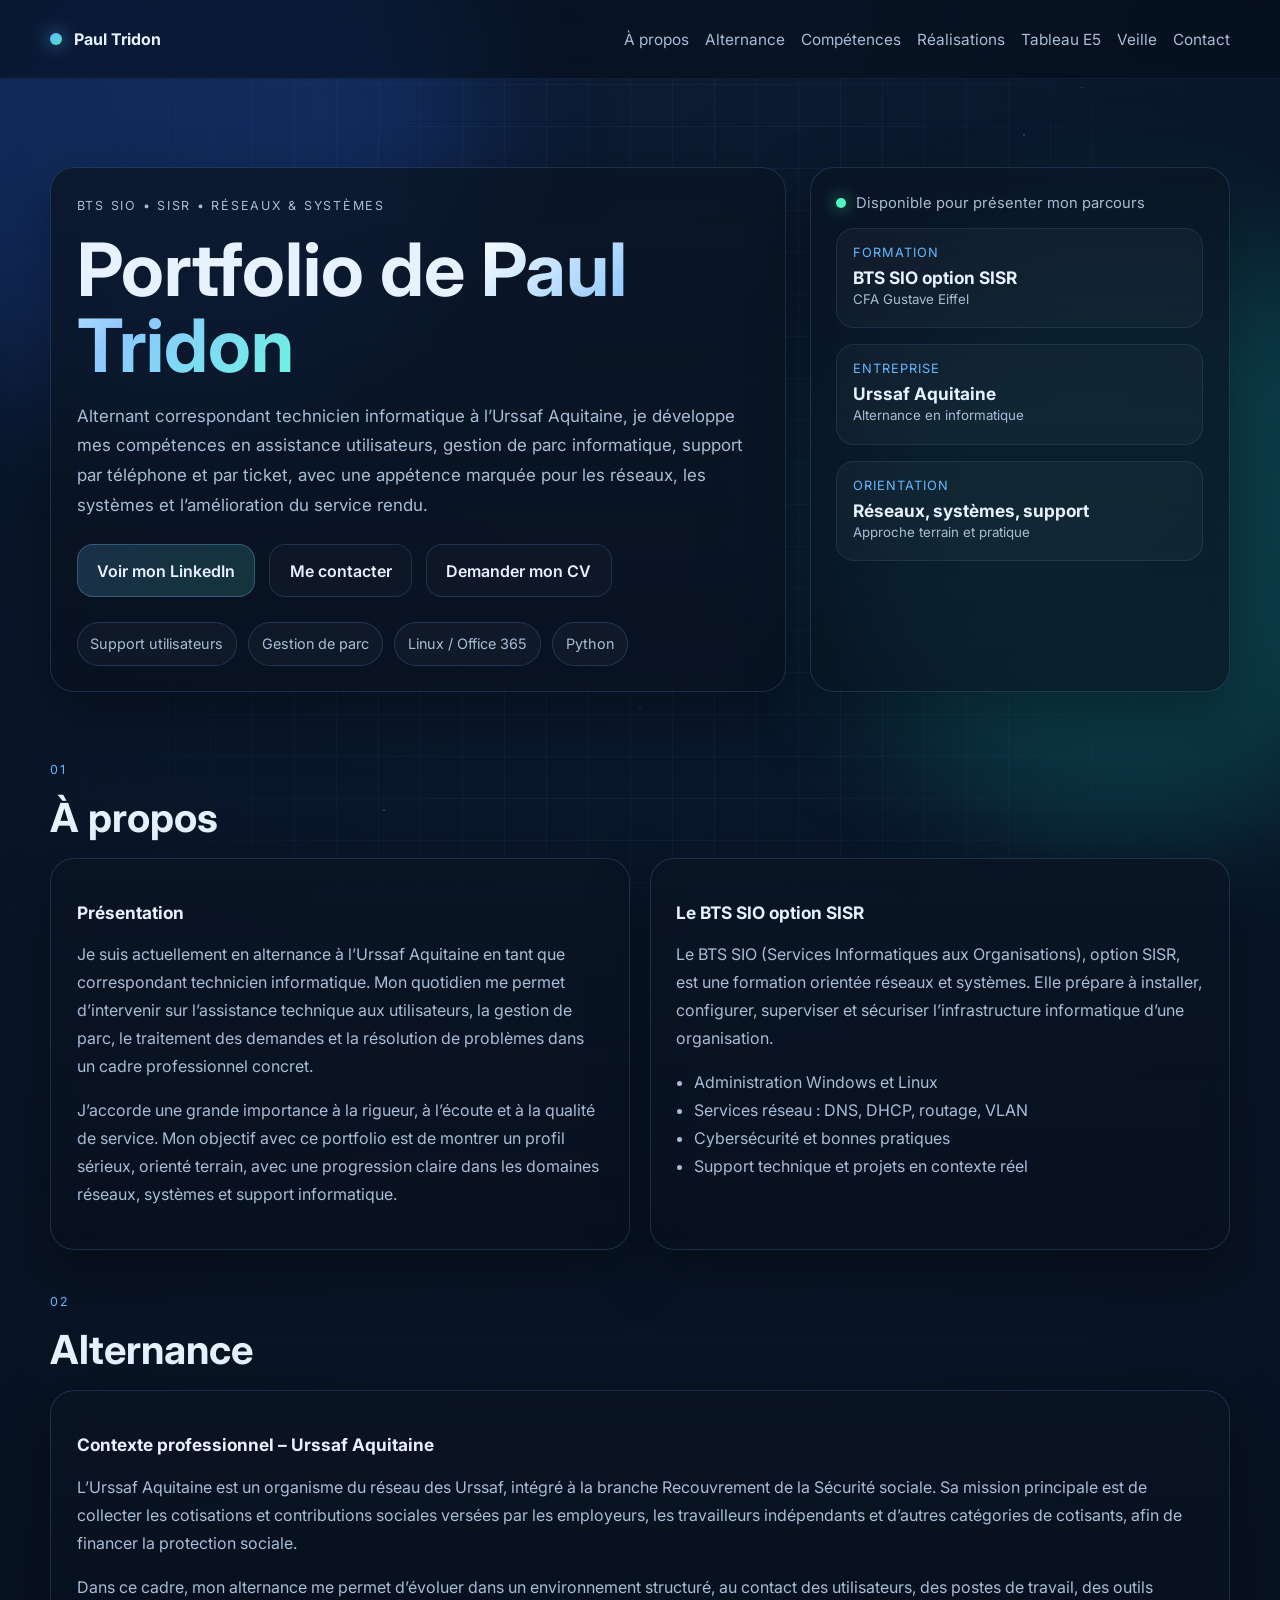
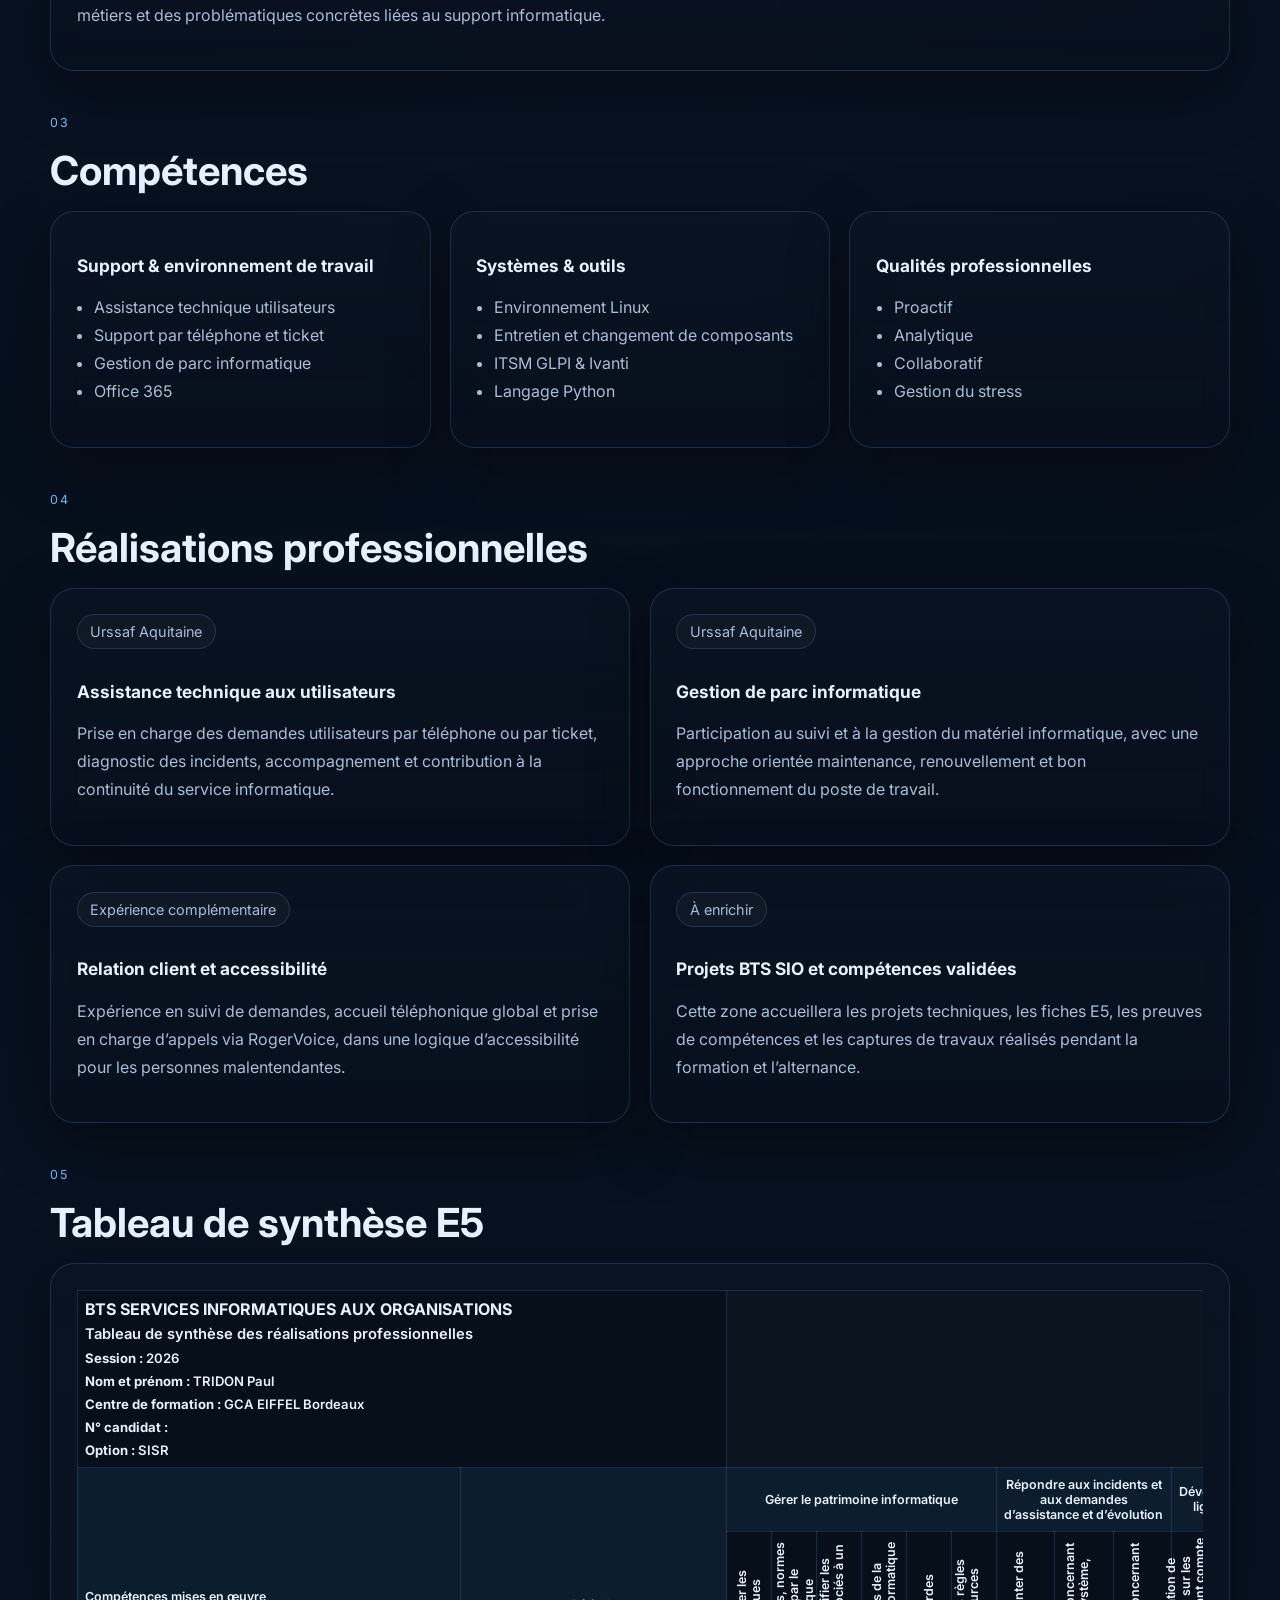
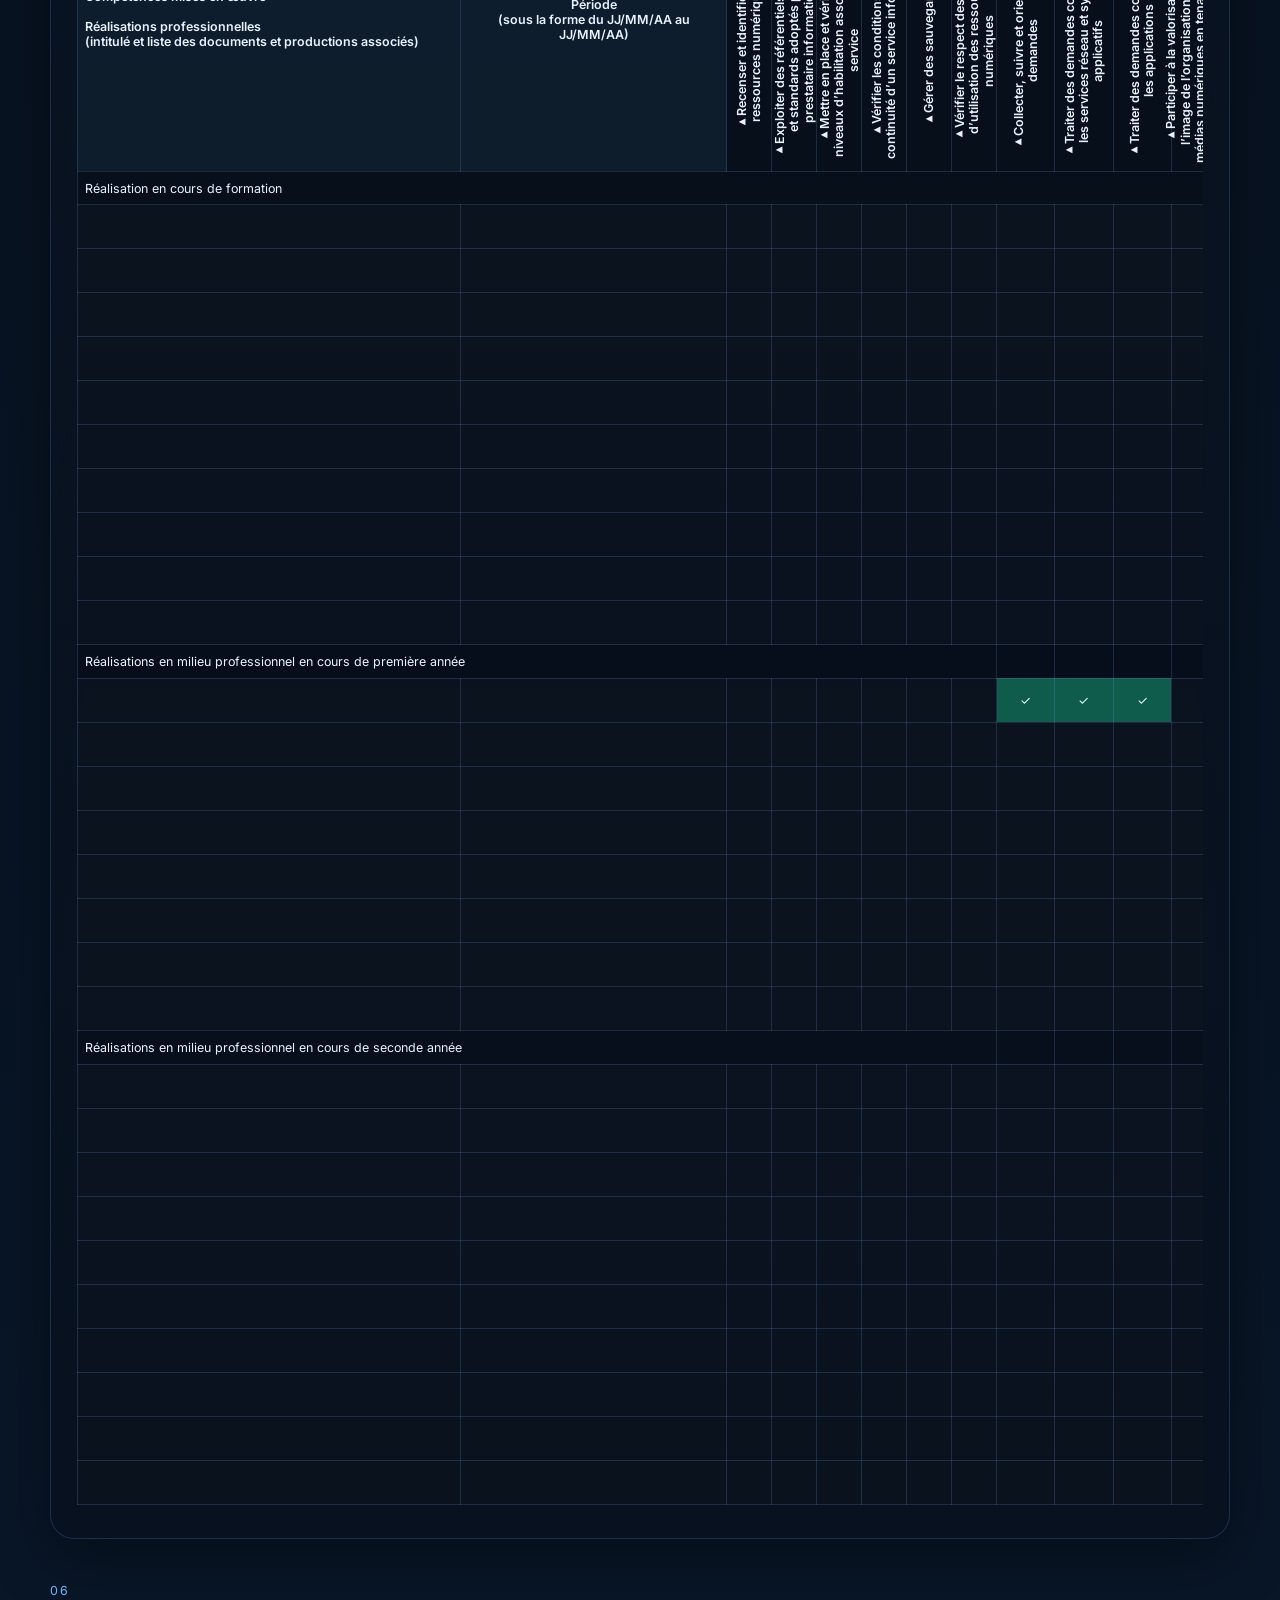
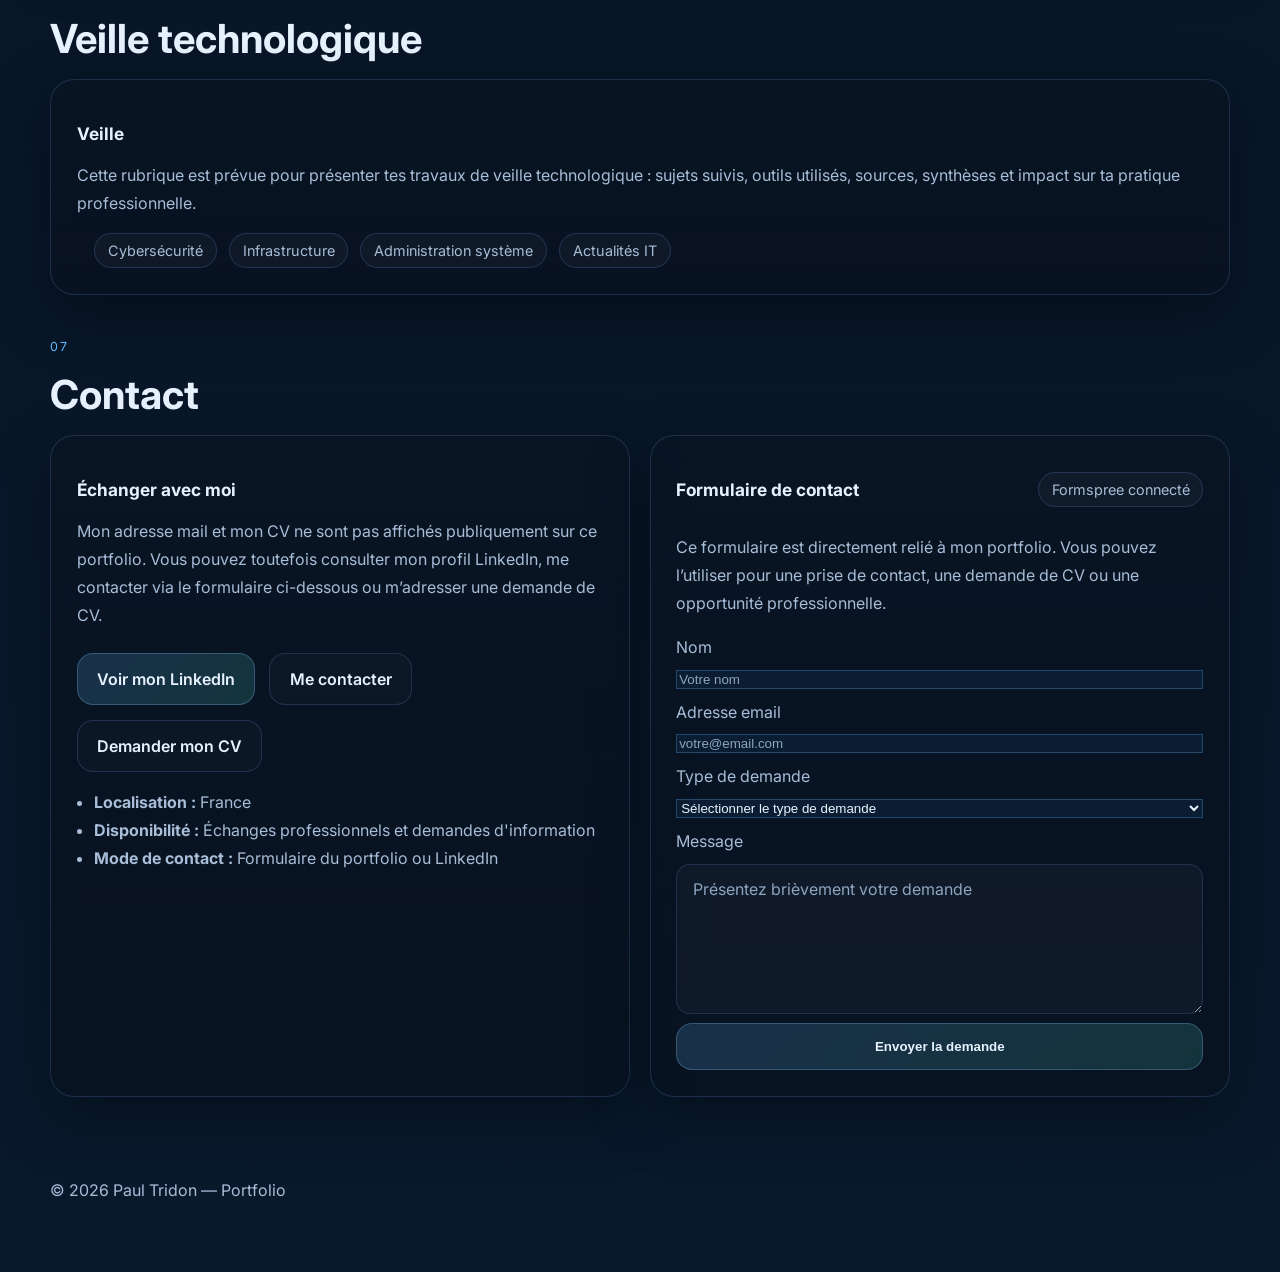
<file: index.html>
<!DOCTYPE html>
<html lang="fr">
<head>
  <meta charset="UTF-8" />
  <meta name="viewport" content="width=device-width, initial-scale=1.0" />
  <meta name="description" content="Portfolio de Paul Tridon - BTS SIO SISR, alternant technicien informatique à l'Urssaf Aquitaine." />
  <title>Portfolio | Paul Tridon</title>
  <link rel="preconnect" href="https://fonts.googleapis.com">
  <link rel="preconnect" href="https://fonts.gstatic.com" crossorigin>
  <link href="https://fonts.googleapis.com/css2?family=Inter:wght@300;400;500;600;700;800&display=swap" rel="stylesheet">
  <link rel="stylesheet" href="style.css" />
</head>
<body>
  <div class="background-grid"></div>

<svg class="energy-layer" id="energyLayer" aria-hidden="true">
  <defs>
    <filter id="energyGlow" x="-50%" y="-50%" width="200%" height="200%">
      <feGaussianBlur stdDeviation="3" result="blur"></feGaussianBlur>
      <feMerge>
        <feMergeNode in="blur"></feMergeNode>
        <feMergeNode in="SourceGraphic"></feMergeNode>
      </feMerge>
    </filter>
  </defs>
  <g id="energyGroup"></g>
</svg>
  <div class="background-glow glow-1"></div>
  <div class="background-glow glow-2"></div>
  <div class="particles" aria-hidden="true"></div>

  <header class="site-header">
    <div class="container nav-wrap">
      <a href="#accueil" class="brand">
        <span class="brand-dot"></span>
        <span>Paul Tridon</span>
      </a>
      <nav class="nav">
        <a href="#a-propos">À propos</a>
        <a href="#alternance">Alternance</a>
        <a href="#competences">Compétences</a>
        <a href="#realisations">Réalisations</a>
        <a href="#tableau-e5">Tableau E5</a>
        <a href="#veille">Veille</a>
        <a href="#contact">Contact</a>
      </nav>
      <button class="menu-button" aria-label="Ouvrir le menu">☰</button>
    </div>
  </header>

  <main>
    <section id="accueil" class="hero container reveal visible">
      <div class="hero-copy card glass">
        <p class="eyebrow">BTS SIO • SISR • Réseaux & systèmes</p>
        <h1>Portfolio de
        <span>Paul Tridon</span></h1>
        <p class="lead">
          Alternant correspondant technicien informatique à l’Urssaf Aquitaine, je développe mes compétences
          en assistance utilisateurs, gestion de parc informatique, support par téléphone et par ticket,
          avec une appétence marquée pour les réseaux, les systèmes et l’amélioration du service rendu.
        </p>
        <div class="hero-actions">
          <a class="button primary" href="https://www.linkedin.com/in/paultridon97/" target="_blank" rel="noopener noreferrer">Voir mon LinkedIn</a>
          <a class="button secondary contact-trigger" href="#formulaire-contact" data-request="Prise de contact">Me contacter</a>
          <a class="button secondary contact-trigger" href="#formulaire-contact" data-request="Demande de CV">Demander mon CV</a>
        </div>
        <ul class="hero-badges">
          <li>Support utilisateurs</li>
          <li>Gestion de parc</li>
          <li>Linux / Office 365</li>
          <li>Python</li>
        </ul>
      </div>

      <aside class="hero-panel card glass reveal visible delay-1">
        <div class="panel-top">
          <span class="status"></span>
          <span>Disponible pour présenter mon parcours</span>
        </div>
        <div class="panel-item">
          <span class="panel-label">Formation</span>
          <strong>BTS SIO option SISR</strong>
          <small>CFA Gustave Eiffel</small>
        </div>
        <div class="panel-item">
          <span class="panel-label">Entreprise</span>
          <strong>Urssaf Aquitaine</strong>
          <small>Alternance en informatique</small>
        </div>
        <div class="panel-item">
          <span class="panel-label">Orientation</span>
          <strong>Réseaux, systèmes, support</strong>
          <small>Approche terrain et pratique</small>
        </div>
      </aside>
    </section>

    <section id="a-propos" class="container section reveal">
      <div class="section-heading">
        <p class="eyebrow">01</p>
        <h2>À propos</h2>
      </div>
      <div class="grid two-columns">
        <article class="card glass">
          <h3>Présentation</h3>
          <p>
            Je suis actuellement en alternance à l’Urssaf Aquitaine en tant que correspondant technicien informatique.
            Mon quotidien me permet d’intervenir sur l’assistance technique aux utilisateurs, la gestion de parc,
            le traitement des demandes et la résolution de problèmes dans un cadre professionnel concret.
          </p>
          <p>
            J’accorde une grande importance à la rigueur, à l’écoute et à la qualité de service. Mon objectif avec ce portfolio
            est de montrer un profil sérieux, orienté terrain, avec une progression claire dans les domaines réseaux, systèmes
            et support informatique.
          </p>
        </article>

        <article class="card glass">
          <h3>Le BTS SIO option SISR</h3>
          <p>
            Le BTS SIO (Services Informatiques aux Organisations), option SISR, est une formation orientée réseaux et systèmes.
            Elle prépare à installer, configurer, superviser et sécuriser l’infrastructure informatique d’une organisation.
          </p>
          <ul class="check-list">
            <li>Administration Windows et Linux</li>
            <li>Services réseau : DNS, DHCP, routage, VLAN</li>
            <li>Cybersécurité et bonnes pratiques</li>
            <li>Support technique et projets en contexte réel</li>
          </ul>
        </article>
      </div>
    </section>

    <section id="alternance" class="container section reveal">
      <div class="section-heading">
        <p class="eyebrow">02</p>
        <h2>Alternance</h2>
      </div>
      <article class="card glass long-text">
        <h3>Contexte professionnel – Urssaf Aquitaine</h3>
        <p>
          L’Urssaf Aquitaine est un organisme du réseau des Urssaf, intégré à la branche Recouvrement de la Sécurité sociale.
          Sa mission principale est de collecter les cotisations et contributions sociales versées par les employeurs,
          les travailleurs indépendants et d’autres catégories de cotisants, afin de financer la protection sociale.
        </p>
        <p>
          Dans ce cadre, mon alternance me permet d’évoluer dans un environnement structuré, au contact des utilisateurs,
          des postes de travail, des outils métiers et des problématiques concrètes liées au support informatique.
        </p>
      </article>
    </section>

    <section id="competences" class="container section reveal">
      <div class="section-heading">
        <p class="eyebrow">03</p>
        <h2>Compétences</h2>
      </div>
      <div class="grid cards-3">
        <article class="card glass skill-card">
          <h3>Support & environnement de travail</h3>
          <ul>
            <li>Assistance technique utilisateurs</li>
            <li>Support par téléphone et ticket</li>
            <li>Gestion de parc informatique</li>
            <li>Office 365</li>
          </ul>
        </article>
        <article class="card glass skill-card">
          <h3>Systèmes & outils</h3>
          <ul>
            <li>Environnement Linux</li>
            <li>Entretien et changement de composants</li>
            <li>ITSM GLPI & Ivanti</li>
            <li>Langage Python</li>
          </ul>
        </article>
        <article class="card glass skill-card">
          <h3>Qualités professionnelles</h3>
          <ul>
            <li>Proactif</li>
            <li>Analytique</li>
            <li>Collaboratif</li>
            <li>Gestion du stress</li>
          </ul>
        </article>
      </div>
    </section>

    <section id="realisations" class="container section reveal">
      <div class="section-heading">
        <p class="eyebrow">04</p>
        <h2>Réalisations professionnelles</h2>
      </div>
      <div class="grid cards-2">
        <article class="card glass project-card">
          <div class="project-tag">Urssaf Aquitaine</div>
          <h3>Assistance technique aux utilisateurs</h3>
          <p>
            Prise en charge des demandes utilisateurs par téléphone ou par ticket, diagnostic des incidents,
            accompagnement et contribution à la continuité du service informatique.
          </p>
        </article>
        <article class="card glass project-card">
          <div class="project-tag">Urssaf Aquitaine</div>
          <h3>Gestion de parc informatique</h3>
          <p>
            Participation au suivi et à la gestion du matériel informatique, avec une approche orientée maintenance,
            renouvellement et bon fonctionnement du poste de travail.
          </p>
        </article>
        <article class="card glass project-card">
          <div class="project-tag">Expérience complémentaire</div>
          <h3>Relation client et accessibilité</h3>
          <p>
            Expérience en suivi de demandes, accueil téléphonique global et prise en charge d’appels via RogerVoice,
            dans une logique d’accessibilité pour les personnes malentendantes.
          </p>
        </article>
        <article class="card glass project-card">
          <div class="project-tag">À enrichir</div>
          <h3>Projets BTS SIO et compétences validées</h3>
          <p>
            Cette zone accueillera les projets techniques, les fiches E5, les preuves de compétences et les captures
            de travaux réalisés pendant la formation et l’alternance.
          </p>
        </article>
      </div>
    </section>


    <section id="tableau-e5" class="container section reveal">
      <div class="section-heading">
        <p class="eyebrow">05</p>
        <h2>Tableau de synthèse E5</h2>
      </div>
      <article class="card glass">
        <div class="e5-wrapper">
          <table class="e5-table" aria-label="Tableau de synthèse des réalisations professionnelles E5">
            <tr class="e5-meta-row">
             <th colspan="2" class="e5-meta-cell">
              <div class="e5-meta-stack">
                <div class="e5-meta-title">BTS SERVICES INFORMATIQUES AUX ORGANISATIONS</div>
                <div class="e5-meta-subtitle">Tableau de synthèse des réalisations professionnelles</div>
          
                <div class="e5-meta-line"><strong>Session :</strong> 2026</div>
                <div class="e5-meta-line"><strong>Nom et prénom :</strong> TRIDON Paul</div>
                <div class="e5-meta-line"><strong>Centre de formation :</strong> GCA EIFFEL Bordeaux</div>
                <div class="e5-meta-line"><strong>N° candidat :</strong> </div>
                <div class="e5-meta-line"><strong>Option :</strong> SISR</div>
              </div>
            </th>

  <th colspan="21" class="e5-meta-spacer"></th>
</tr>
              <th rowspan="2" class="left-header">Compétences mises en œuvre<br><br>Réalisations professionnelles<br>(intitulé et liste des documents et productions associés)</th>
              <th rowspan="2" class="period-header">Période<br>(sous la forme du JJ/MM/AA au JJ/MM/AA)</th>
              <th colspan="6" class="group-header">Gérer le patrimoine informatique</th>
              <th colspan="3" class="group-header">Répondre aux incidents et aux demandes d’assistance et d’évolution</th>
              <th colspan="3" class="group-header">Développer la présence en ligne de l’organisation</th>
              <th colspan="3" class="group-header">Travailler en mode projet</th>
              <th colspan="3" class="group-header">Mettre à disposition des utilisateurs un service informatique</th>
              <th colspan="4" class="group-header">Organiser son développement professionnel</th>
            </tr>
            <tr>
                <th scope="col" class="rotate">▸Recenser et identifier les ressources numériques</th>
                <th scope="col" class="rotate">▸Exploiter des référentiels, normes et standards adoptés par le prestataire informatique</th>
                <th scope="col" class="rotate">▸Mettre en place et vérifier les niveaux d’habilitation associés à un service</th>
                <th scope="col" class="rotate">▸Vérifier les conditions de la continuité d’un service informatique</th>
                <th scope="col" class="rotate">▸Gérer des sauvegardes</th>
                <th scope="col" class="rotate">▸Vérifier le respect des règles d’utilisation des ressources numériques</th>
                <th scope="col" class="rotate">▸Collecter, suivre et orienter des demandes</th>
                <th scope="col" class="rotate">▸Traiter des demandes concernant les services réseau et système, applicatifs</th>
                <th scope="col" class="rotate">▸Traiter des demandes concernant les applications</th>
                <th scope="col" class="rotate">▸Participer à la valorisation de l’image de l’organisation sur les médias numériques en tenant compte du cadre juridique et des enjeux économiques</th>
                <th scope="col" class="rotate">▸Référencer les services en ligne de l’organisation et mesurer leur visibilité.</th>
                <th scope="col" class="rotate">▸Participer à l’évolution d’un site Web exploitant les données de l’organisation</th>
                <th scope="col" class="rotate">▸Analyser les objectifs et les modalités d’organisation d’un projet</th>
                <th scope="col" class="rotate">▸Planifier les activités</th>
                <th scope="col" class="rotate">▸Évaluer les indicateurs de suivi d’un projet et analyser les écarts</th>
                <th scope="col" class="rotate">▸Réaliser les tests d’intégration et d’acceptation d’un service</th>
                <th scope="col" class="rotate">▸Déployer un service</th>
                <th scope="col" class="rotate">▸Accompagner les utilisateurs dans la mise en place d’un service</th>
                <th scope="col" class="rotate">▸Mettre en place son environnement d’apprentissage personnel</th>
                <th scope="col" class="rotate">▸Mettre en œuvre des outils et stratégies de veille informationnelle</th>
                <th scope="col" class="rotate">▸Gérer son identité professionnelle</th>
                <th scope="col" class="rotate">▸Développer son projet professionnel</th>
            </tr>
            <tr class="section-row">
              <td colspan="24">Réalisation en cours de formation</td>
            </tr>
              <tr class="blank-row"><td></td><td></td><td></td><td></td><td></td><td></td><td></td><td></td><td></td><td></td><td></td><td></td><td></td><td></td><td></td><td></td><td></td><td></td><td></td><td></td><td></td><td></td><td></td><td></td></tr>
              <tr class="blank-row"><td></td><td></td><td></td><td></td><td></td><td></td><td></td><td></td><td></td><td></td><td></td><td></td><td></td><td></td><td></td><td></td><td></td><td></td><td></td><td></td><td></td><td></td><td></td><td></td></tr>
              <tr class="blank-row"><td></td><td></td><td></td><td></td><td></td><td></td><td></td><td></td><td></td><td></td><td></td><td></td><td></td><td></td><td></td><td></td><td></td><td></td><td></td><td></td><td></td><td></td><td></td><td></td></tr>
              <tr class="blank-row"><td></td><td></td><td></td><td></td><td></td><td></td><td></td><td></td><td></td><td></td><td></td><td></td><td></td><td></td><td></td><td></td><td></td><td></td><td></td><td></td><td></td><td></td><td></td><td></td></tr>
              <tr class="blank-row"><td></td><td></td><td></td><td></td><td></td><td></td><td></td><td></td><td></td><td></td><td></td><td></td><td></td><td></td><td></td><td></td><td></td><td></td><td></td><td></td><td></td><td></td><td></td><td></td></tr>
              <tr class="blank-row"><td></td><td></td><td></td><td></td><td></td><td></td><td></td><td></td><td></td><td></td><td></td><td></td><td></td><td></td><td></td><td></td><td></td><td></td><td></td><td></td><td></td><td></td><td></td><td></td></tr>
              <tr class="blank-row"><td></td><td></td><td></td><td></td><td></td><td></td><td></td><td></td><td></td><td></td><td></td><td></td><td></td><td></td><td></td><td></td><td></td><td></td><td></td><td></td><td></td><td></td><td></td><td></td></tr>
              <tr class="blank-row"><td></td><td></td><td></td><td></td><td></td><td></td><td></td><td></td><td></td><td></td><td></td><td></td><td></td><td></td><td></td><td></td><td></td><td></td><td></td><td></td><td></td><td></td><td></td><td></td></tr>
              <tr class="blank-row"><td></td><td></td><td></td><td></td><td></td><td></td><td></td><td></td><td></td><td></td><td></td><td></td><td></td><td></td><td></td><td></td><td></td><td></td><td></td><td></td><td></td><td></td><td></td><td></td></tr>
              <tr class="blank-row"><td></td><td></td><td></td><td></td><td></td><td></td><td></td><td></td><td></td><td></td><td></td><td></td><td></td><td></td><td></td><td></td><td></td><td></td><td></td><td></td><td></td><td></td><td></td><td></td></tr>
            <tr class="section-row secondary">
              <td colspan="8">Réalisations en milieu professionnel en cours de première année</td>
              <td></td><td></td><td></td><td></td><td></td><td></td><td></td><td></td>
              <td></td><td></td><td></td><td></td><td></td><td></td><td></td><td></td>
            </tr>
              <tr class="blank-row"><td></td><td></td><td></td><td></td><td></td><td></td><td></td><td></td><td style="background:#0f5c4d; color:#eafff8; text-align:center;">✓</td><td style="background:#0f5c4d; color:#eafff8; text-align:center;">✓</td><td style="background:#0f5c4d; color:#eafff8; text-align:center;">✓</td><td></td><td></td><td></td><td></td><td></td><td></td><td></td><td></td><td></td><td></td><td></td><td></td><td></td></tr>
              <tr class="blank-row"><td></td><td></td><td></td><td></td><td></td><td></td><td></td><td></td><td></td><td></td><td></td><td></td><td></td><td></td><td></td><td></td><td></td><td></td><td></td><td></td><td></td><td></td><td></td><td></td></tr>
              <tr class="blank-row"><td></td><td></td><td></td><td></td><td></td><td></td><td></td><td></td><td></td><td></td><td></td><td></td><td></td><td></td><td></td><td></td><td></td><td></td><td></td><td></td><td></td><td></td><td></td><td></td></tr>
              <tr class="blank-row"><td></td><td></td><td></td><td></td><td></td><td></td><td></td><td></td><td></td><td></td><td></td><td></td><td></td><td></td><td></td><td></td><td></td><td></td><td></td><td></td><td></td><td></td><td></td><td></td></tr>
              <tr class="blank-row"><td></td><td></td><td></td><td></td><td></td><td></td><td></td><td></td><td></td><td></td><td></td><td></td><td></td><td></td><td></td><td></td><td></td><td></td><td></td><td></td><td></td><td></td><td></td><td></td></tr>
              <tr class="blank-row"><td></td><td></td><td></td><td></td><td></td><td></td><td></td><td></td><td></td><td></td><td></td><td></td><td></td><td></td><td></td><td></td><td></td><td></td><td></td><td></td><td></td><td></td><td></td><td></td></tr>
              <tr class="blank-row"><td></td><td></td><td></td><td></td><td></td><td></td><td></td><td></td><td></td><td></td><td></td><td></td><td></td><td></td><td></td><td></td><td></td><td></td><td></td><td></td><td></td><td></td><td></td><td></td></tr>
              <tr class="blank-row"><td></td><td></td><td></td><td></td><td></td><td></td><td></td><td></td><td></td><td></td><td></td><td></td><td></td><td></td><td></td><td></td><td></td><td></td><td></td><td></td><td></td><td></td><td></td><td></td></tr>
            <tr class="section-row secondary">
              <td colspan="8">Réalisations en milieu professionnel en cours de seconde année</td>
              <td></td><td></td><td></td><td></td><td></td><td></td><td></td><td></td>
              <td></td><td></td><td></td><td></td><td></td><td></td><td></td><td></td>
            </tr>
              <tr class="blank-row"><td></td><td></td><td></td><td></td><td></td><td></td><td></td><td></td><td></td><td></td><td></td><td></td><td></td><td></td><td></td><td></td><td></td><td></td><td></td><td></td><td></td><td></td><td></td><td></td></tr>
              <tr class="blank-row"><td></td><td></td><td></td><td></td><td></td><td></td><td></td><td></td><td></td><td></td><td></td><td></td><td></td><td></td><td></td><td></td><td></td><td></td><td></td><td></td><td></td><td></td><td></td><td></td></tr>
              <tr class="blank-row"><td></td><td></td><td></td><td></td><td></td><td></td><td></td><td></td><td></td><td></td><td></td><td></td><td></td><td></td><td></td><td></td><td></td><td></td><td></td><td></td><td></td><td></td><td></td><td></td></tr>
              <tr class="blank-row"><td></td><td></td><td></td><td></td><td></td><td></td><td></td><td></td><td></td><td></td><td></td><td></td><td></td><td></td><td></td><td></td><td></td><td></td><td></td><td></td><td></td><td></td><td></td><td></td></tr>
              <tr class="blank-row"><td></td><td></td><td></td><td></td><td></td><td></td><td></td><td></td><td></td><td></td><td></td><td></td><td></td><td></td><td></td><td></td><td></td><td></td><td></td><td></td><td></td><td></td><td></td><td></td></tr>
              <tr class="blank-row"><td></td><td></td><td></td><td></td><td></td><td></td><td></td><td></td><td></td><td></td><td></td><td></td><td></td><td></td><td></td><td></td><td></td><td></td><td></td><td></td><td></td><td></td><td></td><td></td></tr>
              <tr class="blank-row"><td></td><td></td><td></td><td></td><td></td><td></td><td></td><td></td><td></td><td></td><td></td><td></td><td></td><td></td><td></td><td></td><td></td><td></td><td></td><td></td><td></td><td></td><td></td><td></td></tr>
              <tr class="blank-row"><td></td><td></td><td></td><td></td><td></td><td></td><td></td><td></td><td></td><td></td><td></td><td></td><td></td><td></td><td></td><td></td><td></td><td></td><td></td><td></td><td></td><td></td><td></td><td></td></tr>
              <tr class="blank-row"><td></td><td></td><td></td><td></td><td></td><td></td><td></td><td></td><td></td><td></td><td></td><td></td><td></td><td></td><td></td><td></td><td></td><td></td><td></td><td></td><td></td><td></td><td></td><td></td></tr>
              <tr class="blank-row"><td></td><td></td><td></td><td></td><td></td><td></td><td></td><td></td><td></td><td></td><td></td><td></td><td></td><td></td><td></td><td></td><td></td><td></td><td></td><td></td><td></td><td></td><td></td><td></td></tr>
          </table>
        </div>
      </article>
    </section>


    <section id="veille" class="container section reveal">
      <div class="section-heading">
        <p class="eyebrow">06</p>
        <h2>Veille technologique</h2>
      </div>
      <article class="card glass">
        <h3>Veille</h3>
        <p>
          Cette rubrique est prévue pour présenter tes travaux de veille technologique : sujets suivis,
          outils utilisés, sources, synthèses et impact sur ta pratique professionnelle.
        </p>
        <div class="mini-tags">
          <span>Cybersécurité</span>
          <span>Infrastructure</span>
          <span>Administration système</span>
          <span>Actualités IT</span>
        </div>
      </article>
    </section>

    <section id="contact" class="container section reveal">
      <div class="section-heading">
        <p class="eyebrow">07</p>
        <h2>Contact</h2>
      </div>
      <div class="grid two-columns">
        <article class="card glass">
          <h3>Échanger avec moi</h3>
          <p>
            Mon adresse mail et mon CV ne sont pas affichés publiquement sur ce portfolio.
            Vous pouvez toutefois consulter mon profil LinkedIn, me contacter via le formulaire
            ci-dessous ou m’adresser une demande de CV.
          </p>
          <div class="hero-actions contact-actions">
            <a class="button primary" href="https://www.linkedin.com/in/paultridon97/" target="_blank" rel="noopener noreferrer">Voir mon LinkedIn</a>
            <a class="button secondary contact-trigger" href="#formulaire-contact" data-request="Prise de contact">Me contacter</a>
            <a class="button secondary contact-trigger" href="#formulaire-contact" data-request="Demande de CV">Demander mon CV</a>
          </div>
          <ul class="contact-list">
            <li><strong>Localisation :</strong> France</li>
            <li><strong>Disponibilité :</strong> Échanges professionnels et demandes d'information</li>
            <li><strong>Mode de contact :</strong> Formulaire du portfolio ou LinkedIn</li>
          </ul>
        </article>

        <article class="card glass" id="formulaire-contact">
          <div class="form-heading">
            <h3>Formulaire de contact</h3>
            <span class="form-badge">Formspree connecté</span>
          </div>
          <p>
            Ce formulaire est directement relié à mon portfolio. Vous pouvez l’utiliser pour une prise de contact, une demande de CV ou une opportunité professionnelle.
          </p>

          <form class="contact-form" action="https://formspree.io/f/xzdklglq" method="POST">
            <input type="hidden" name="_subject" value="Nouveau message depuis le portfolio de Paul Tridon" />
            <input type="hidden" name="_next" value="thank-you.html" />
            <input type="text" name="_gotcha" tabindex="-1" autocomplete="off" class="honeypot" aria-hidden="true" />

            <label for="nom">Nom</label>
            <input id="nom" name="nom" type="text" placeholder="Votre nom" required />

            <label for="email">Adresse email</label>
            <input id="email" name="email" type="email" placeholder="votre@email.com" required />

            <label for="type-demande">Type de demande</label>
            <select id="type-demande" name="type_demande" required>
              <option value="">Sélectionner le type de demande</option>
              <option value="Prise de contact">Prise de contact</option>
              <option value="Demande de CV">Demande de CV</option>
              <option value="Opportunité professionnelle">Opportunité professionnelle</option>
            </select>

            <label for="message">Message</label>
            <textarea id="message" name="message" rows="6" placeholder="Présentez brièvement votre demande" required></textarea>

            <button class="button primary full-width" type="submit">Envoyer la demande</button>
          </form>
        </article>
      </div>
    </section>
  </main>

  <footer class="site-footer container">
    <p>© <span id="year"></span> Paul Tridon — Portfolio</p>
  </footer>

  <script>
    const menuButton = document.querySelector('.menu-button');
    const nav = document.querySelector('.nav');
    const year = document.getElementById('year');
    const revealElements = document.querySelectorAll('.reveal');
    const contactTriggers = document.querySelectorAll('.contact-trigger');
    const requestField = document.getElementById('type-demande');

    year.textContent = new Date().getFullYear();

    if (menuButton) {
      menuButton.addEventListener('click', () => {
        document.body.classList.toggle('menu-open');
      });
    }

    nav?.querySelectorAll('a').forEach((link) => {
      link.addEventListener('click', () => document.body.classList.remove('menu-open'));
    });

    const observer = new IntersectionObserver((entries) => {
      entries.forEach((entry) => {
        if (entry.isIntersecting) {
          entry.target.classList.add('visible');
          observer.unobserve(entry.target);
        }
      });
    }, { threshold: 0.15 });

    revealElements.forEach((element) => {
      if (!element.classList.contains('visible')) observer.observe(element);
    });

    contactTriggers.forEach((trigger) => {
      trigger.addEventListener('click', () => {
        const requestType = trigger.dataset.request || '';
        if (requestField && requestType) {
          requestField.value = requestType;
        }
      });
    });
  </script>
  <script>
(() => {
  const svg = document.getElementById("energyLayer");
  const group = document.getElementById("energyGroup");

  const GRID = 42;               // même valeur que background-size de la grille
  const SPAWN_MIN = 900;         // plus bas = plus intense
  const SPAWN_MAX = 1800;
  const MAX_BRANCHES = 9;

  function resize() {
    svg.setAttribute("viewBox", `0 0 ${window.innerWidth} ${window.innerHeight}`);
  }

  function rand(min, max) {
    return Math.random() * (max - min) + min;
  }

  function randInt(min, max) {
    return Math.floor(rand(min, max + 1));
  }

  function chance(value) {
    return Math.random() < value;
  }

  function clamp(v, min, max) {
    return Math.max(min, Math.min(max, v));
  }

  function snap(v) {
    return Math.round(v / GRID) * GRID;
  }

  function edgePoint(w, h) {
    const edge = randInt(0, 3);
    if (edge === 0) return { x: 0, y: snap(rand(0, h)) };
    if (edge === 1) return { x: w, y: snap(rand(0, h)) };
    if (edge === 2) return { x: snap(rand(0, w)), y: 0 };
    return { x: snap(rand(0, w)), y: h };
  }

  function jitteredStep(current, axis, w, h) {
    const steps = randInt(2, 7) * GRID;
    const dir = chance(0.5) ? 1 : -1;

    if (axis === "x") {
      return {
        x: clamp(current.x + steps * dir, 0, w),
        y: current.y
      };
    }
    return {
      x: current.x,
      y: clamp(current.y + steps * dir, 0, h)
    };
  }

  function buildMainPath() {
    const w = window.innerWidth;
    const h = window.innerHeight;

    let current = edgePoint(w, h);
    const points = [{ ...current }];
    let axis = chance(0.5) ? "x" : "y";
    const segments = randInt(6, 11);

    for (let i = 0; i < segments; i++) {
      let next = jitteredStep(current, axis, w, h);

      if (next.x === current.x && next.y === current.y) {
        axis = axis === "x" ? "y" : "x";
        next = jitteredStep(current, axis, w, h);
      }

      if (chance(0.22)) {
        // petit zigzag supplémentaire pour casser la régularité
        const perp = axis === "x" ? "y" : "x";
        const bend = jitteredStep(next, perp, w, h);
        points.push({ ...bend });
        current = bend;
      } else {
        current = next;
      }

      points.push({ ...current });
      axis = axis === "x" ? "y" : "x";
    }

    return points.map(p => ({ x: snap(p.x), y: snap(p.y) }));
  }

  function pathToD(points) {
    return points.map((p, i) => `${i === 0 ? "M" : "L"} ${p.x} ${p.y}`).join(" ");
  }

  function createSvgElement(name, attrs = {}) {
    const el = document.createElementNS("http://www.w3.org/2000/svg", name);
    Object.entries(attrs).forEach(([k, v]) => el.setAttribute(k, v));
    return el;
  }

  function createBranch(points) {
    if (points.length < 3) return null;

    const startIndex = randInt(1, points.length - 2);
    const start = points[startIndex];
    const horizontal = chance(0.5);
    const len = randInt(1, 3) * GRID;
    const dir = chance(0.5) ? 1 : -1;

    const p2 = horizontal
      ? { x: clamp(start.x + len * dir, 0, window.innerWidth), y: start.y }
      : { x: start.x, y: clamp(start.y + len * dir, 0, window.innerHeight) };

    const p3 = chance(0.55)
      ? horizontal
        ? { x: p2.x, y: clamp(p2.y + GRID * (chance(0.5) ? 1 : -1), 0, window.innerHeight) }
        : { x: clamp(p2.x + GRID * (chance(0.5) ? 1 : -1), 0, window.innerWidth), y: p2.y }
      : null;

    const branchPoints = p3 ? [start, p2, p3] : [start, p2];
    return pathToD(branchPoints.map(p => ({ x: snap(p.x), y: snap(p.y) })));
  }

  function spawnElectricArc() {
    const points = buildMainPath();
    const d = pathToD(points);
    const dur = rand(1.2, 2.1).toFixed(2);

    const wrapper = createSvgElement("g");
    wrapper.style.setProperty("--dur", `${dur}s`);

    const halo = createSvgElement("path", {
      d,
      class: "energy-main"
    });

    const core = createSvgElement("path", {
      d,
      class: "energy-core"
    });

    wrapper.appendChild(halo);
    wrapper.appendChild(core);

    const nodeCount = randInt(2, 5);
    for (let i = 0; i < nodeCount; i++) {
      const p = points[randInt(1, points.length - 2)];
      const node = createSvgElement("circle", {
        cx: p.x,
        cy: p.y,
        r: rand(1.8, 3.2).toFixed(1),
        class: "energy-node"
      });
      node.style.setProperty("--dur", `${rand(0.9, 1.5).toFixed(2)}s`);
      wrapper.appendChild(node);
    }

    const branches = randInt(1, MAX_BRANCHES);
    for (let i = 0; i < branches; i++) {
      if (!chance(0.75)) continue;
      const bd = createBranch(points);
      if (!bd) continue;

      const branch = createSvgElement("path", {
        d: bd,
        class: "energy-branch"
      });
      branch.style.setProperty("--dur", `${rand(0.8, 1.4).toFixed(2)}s`);
      wrapper.appendChild(branch);
    }

    group.appendChild(wrapper);

    setTimeout(() => {
      wrapper.remove();
    }, (parseFloat(dur) + 0.6) * 1000);
  }

  function loop() {
    spawnElectricArc();
    const next = rand(SPAWN_MIN, SPAWN_MAX);
    setTimeout(loop, next);
  }

  resize();
  window.addEventListener("resize", resize);
  loop();
})();
</script>
</body>
</html>
</file>
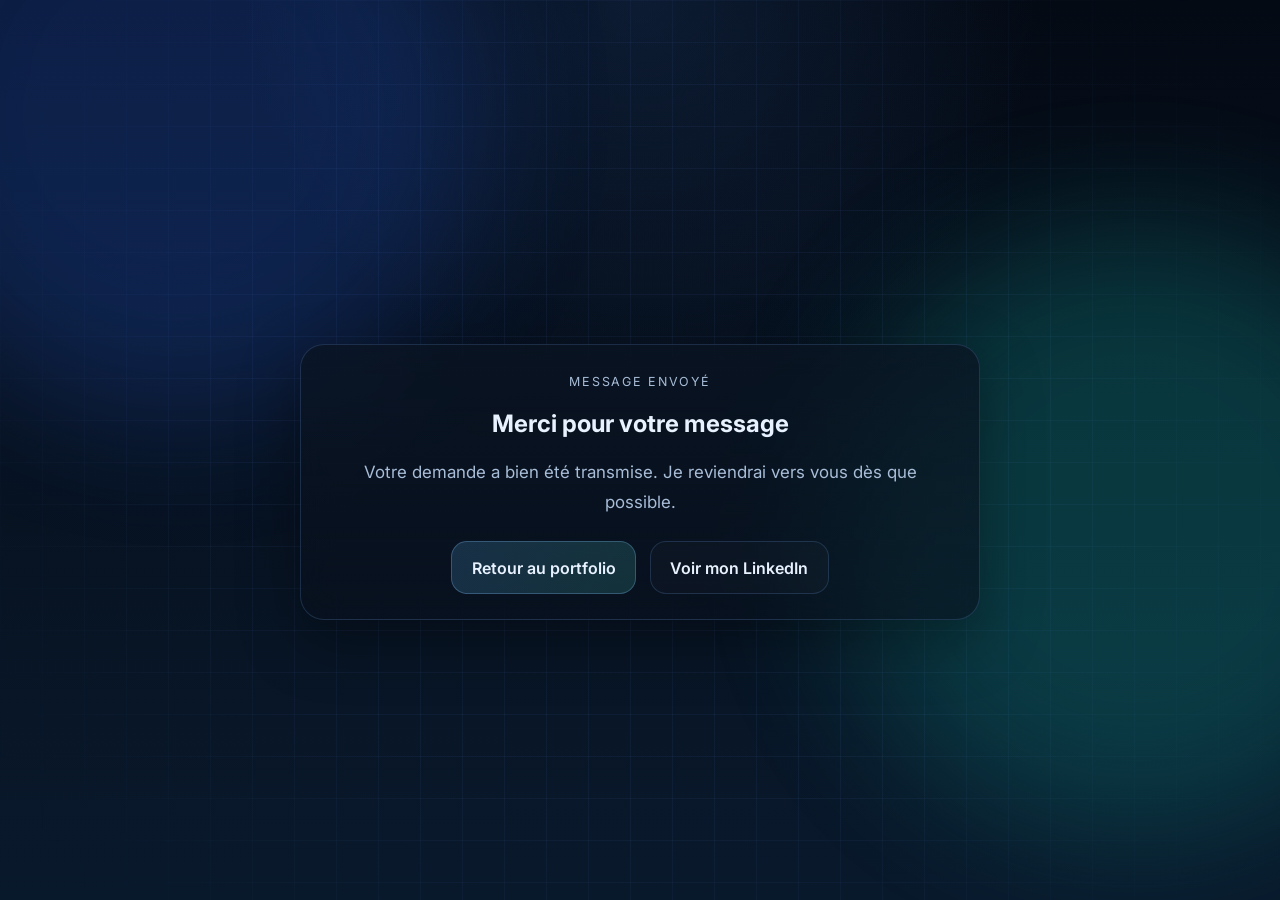
<file: thank-you.html>
<!DOCTYPE html>
<html lang="fr">
<head>
  <meta charset="UTF-8" />
  <meta name="viewport" content="width=device-width, initial-scale=1.0" />
  <title>Message envoyé | Paul Tridon</title>
  <link rel="preconnect" href="https://fonts.googleapis.com">
  <link rel="preconnect" href="https://fonts.gstatic.com" crossorigin>
  <link href="https://fonts.googleapis.com/css2?family=Inter:wght@400;600;700&display=swap" rel="stylesheet">
  <link rel="stylesheet" href="style.css" />
</head>
<body>
  <div class="background-grid"></div>
  <div class="background-glow glow-1"></div>
  <div class="background-glow glow-2"></div>
  <main class="container" style="padding: 7rem 0 3rem; min-height: 100vh; display: grid; place-items: center;">
    <section class="card glass" style="max-width: 680px; width: 100%; text-align: center;">
      <p class="eyebrow">Message envoyé</p>
      <h1 style="margin-top: 0;">Merci pour votre message</h1>
      <p class="lead" style="max-width: none; margin-left: auto; margin-right: auto;">
        Votre demande a bien été transmise. Je reviendrai vers vous dès que possible.
      </p>
      <div class="hero-actions" style="justify-content: center;">
        <a class="button primary" href="index.html#contact">Retour au portfolio</a>
        <a class="button secondary" href="https://www.linkedin.com/in/paultridon97/" target="_blank" rel="noopener noreferrer">Voir mon LinkedIn</a>
      </div>
    </section>
  </main>
</body>
</html>
</file>
<file: style.css>
:root {
  --bg: #07111f;
  --bg-soft: rgba(10, 22, 38, 0.72);
  --panel: rgba(10, 18, 31, 0.72);
  --panel-border: rgba(122, 179, 255, 0.18);
  --text: #e8f2ff;
  --muted: #a8bdd7;
  --accent: #65b8ff;
  --accent-2: #4de2c5;
  --shadow: 0 20px 60px rgba(0, 0, 0, 0.35);
  --radius: 24px;
  --max: 1180px;
}
.energy-layer {
  position: fixed;
  inset: 0;
  width: 100%;
  height: 100%;
  pointer-events: none;
  z-index: -2;
  opacity: 0.9;
  mix-blend-mode: screen;
}

.energy-main,
.energy-core,
.energy-branch,
.energy-node {
  filter: url(#energyGlow);
}

.energy-main {
  fill: none;
  stroke: rgba(90, 210, 255, 0.28);
  stroke-width: 6;
  stroke-linecap: round;
  stroke-linejoin: round;
  opacity: 0;
  animation: energyFlash var(--dur, 1.6s) ease-out forwards;
}

.energy-core {
  fill: none;
  stroke: #9be7ff;
  stroke-width: 2.2;
  stroke-linecap: round;
  stroke-linejoin: round;
  stroke-dasharray: 8 14;
  opacity: 0;
  animation:
    energyFlash var(--dur, 1.6s) ease-out forwards,
    energyDash var(--dur, 1.6s) linear forwards,
    energyFlicker 0.12s steps(2) infinite;
}

.energy-branch {
  fill: none;
  stroke: rgba(125, 255, 230, 0.85);
  stroke-width: 1.2;
  stroke-linecap: round;
  stroke-linejoin: round;
  opacity: 0;
  animation:
    energyFlashBranch var(--dur, 1.2s) ease-out forwards,
    energyFlicker 0.14s steps(2) infinite;
}

.energy-node {
  fill: rgba(160, 245, 255, 0.95);
  opacity: 0;
  animation:
    nodePulse var(--dur, 1.4s) ease-out forwards,
    energyFlicker 0.16s steps(2) infinite;
}

@keyframes energyFlash {
  0%   { opacity: 0; }
  8%   { opacity: 1; }
  18%  { opacity: 0.5; }
  28%  { opacity: 0.95; }
  60%  { opacity: 0.75; }
  100% { opacity: 0; }
}

@keyframes energyFlashBranch {
  0%   { opacity: 0; }
  15%  { opacity: 0.9; }
  55%  { opacity: 0.45; }
  100% { opacity: 0; }
}

@keyframes energyDash {
  from { stroke-dashoffset: 180; }
  to   { stroke-dashoffset: 0; }
}

@keyframes energyFlicker {
  0%   { filter: url(#energyGlow) brightness(1); }
  50%  { filter: url(#energyGlow) brightness(1.2); }
  100% { filter: url(#energyGlow) brightness(0.92); }
}

@keyframes nodePulse {
  0%   { opacity: 0; transform: scale(0.2); }
  18%  { opacity: 1; transform: scale(1.25); }
  45%  { opacity: 0.9; transform: scale(0.9); }
  100% { opacity: 0; transform: scale(1.8); }
}

header,
main,
footer {
  position: relative;
  z-index: 1;
}

@media (prefers-reduced-motion: reduce) {
  .energy-layer {
    display: none;
  }
}
* { box-sizing: border-box; }
html { scroll-behavior: smooth; }
body {
  margin: 0;
  font-family: "Inter", sans-serif;
  background:
    radial-gradient(circle at top, rgba(34, 73, 130, 0.28), transparent 36%),
    linear-gradient(180deg, #040a14 0%, #07111f 45%, #09192c 100%);
  color: var(--text);
  overflow-x: hidden;
}
body.menu-open .nav { display: flex; }
a { color: #8acbff; }
code {
  font-family: ui-monospace, SFMono-Regular, Menlo, Consolas, monospace;
  background: rgba(255,255,255,0.04);
  border: 1px solid rgba(120, 170, 255, 0.12);
  padding: 0.1rem 0.35rem;
  border-radius: 8px;
}
.container { width: min(var(--max), calc(100% - 2rem)); margin: 0 auto; }
.background-grid {
  position: fixed; inset: 0;
  background-image:
    linear-gradient(rgba(115, 163, 255, 0.06) 1px, transparent 1px),
    linear-gradient(90deg, rgba(115, 163, 255, 0.06) 1px, transparent 1px);
  background-size: 42px 42px;
  mask-image: radial-gradient(circle at center, black 48%, transparent 92%);
  pointer-events: none; z-index: -4;
}
.background-glow {
  position: fixed; width: 38rem; height: 38rem; border-radius: 50%;
  filter: blur(70px); opacity: 0.22; pointer-events: none; z-index: -3;
  animation: floatGlow 16s ease-in-out infinite alternate;
}
.glow-1 { top: -12rem; left: -8rem; background: #2d6dff; }
.glow-2 { right: -10rem; top: 25%; background: #13bfae; animation-duration: 20s; }
.particles { position: fixed; inset: 0; overflow: hidden; pointer-events: none; z-index: -2; }
.particles::before,
.particles::after {
  content: ""; position: absolute; inset: 0;
  background-image:
    radial-gradient(circle at 20% 30%, rgba(255,255,255,0.7) 0 1px, transparent 1px),
    radial-gradient(circle at 80% 15%, rgba(101,184,255,0.7) 0 1px, transparent 1px),
    radial-gradient(circle at 50% 75%, rgba(77,226,197,0.7) 0 1px, transparent 1px),
    radial-gradient(circle at 30% 90%, rgba(255,255,255,0.45) 0 1px, transparent 1px),
    radial-gradient(circle at 70% 50%, rgba(101,184,255,0.55) 0 1px, transparent 1px);
  background-size: 100% 100%; opacity: 0.35; animation: drift 30s linear infinite;
}
.particles::after { opacity: 0.2; transform: scale(1.15); animation-duration: 42s; animation-direction: reverse; }
.site-header {
  position: sticky; top: 0; z-index: 10; backdrop-filter: blur(16px);
  background: rgba(5, 12, 22, 0.52); border-bottom: 1px solid rgba(119, 172, 255, 0.08);
}
.nav-wrap { display: flex; align-items: center; justify-content: space-between; gap: 1rem; min-height: 78px; }
.brand { display: inline-flex; align-items: center; gap: 0.75rem; color: var(--text); text-decoration: none; font-weight: 700; }
.brand-dot {
  width: 12px; height: 12px; border-radius: 999px;
  background: linear-gradient(135deg, var(--accent), var(--accent-2));
  box-shadow: 0 0 18px rgba(101, 184, 255, 0.8);
}
.nav { display: flex; gap: 1rem; flex-wrap: wrap; }
.nav a, .menu-button { color: var(--muted); }
.nav a { text-decoration: none; font-size: 0.96rem; transition: color 0.2s ease; }
.nav a:hover { color: var(--text); }
.menu-button {
  display: none; background: transparent; border: 1px solid rgba(120, 170, 255, 0.16);
  border-radius: 14px; padding: 0.6rem 0.8rem; font-size: 1rem;
}
.hero {
  display: grid; grid-template-columns: minmax(0, 1.4fr) minmax(280px, 0.8fr);
  gap: 1.5rem; padding: 5.5rem 0 3rem;
}
.card { border-radius: var(--radius); padding: 1.6rem; box-shadow: var(--shadow); }
.glass {
  background: linear-gradient(180deg, rgba(10, 20, 34, 0.75), rgba(8, 15, 27, 0.58));
  border: 1px solid var(--panel-border); backdrop-filter: blur(16px);
}
.eyebrow {
  display: inline-flex; align-items: center; gap: 0.5rem; text-transform: uppercase;
  letter-spacing: 0.14em; font-size: 0.78rem; color: var(--accent); margin: 0 0 1rem;
}
.hero h1 { margin: 0; font-size: clamp(2.4rem, 6vw, 4.6rem); line-height: 1.02; }
.hero h1 span {
  background: linear-gradient(135deg, #ffffff, #8cc8ff, #6bf5df);
  -webkit-background-clip: text; background-clip: text; color: transparent;
}
.lead { margin-top: 1.2rem; color: var(--muted); font-size: 1.06rem; line-height: 1.8; max-width: 62ch; }
.hero-actions, .contact-actions { display: flex; flex-wrap: wrap; gap: 0.9rem; margin-top: 1.5rem; }
.button {
  display: inline-flex; justify-content: center; align-items: center; text-decoration: none;
  border-radius: 16px; padding: 0.95rem 1.2rem; font-weight: 600;
  transition: transform 0.2s ease, border-color 0.2s ease, background 0.2s ease;
  cursor: pointer;
}
.button:hover { transform: translateY(-2px); }
.button.primary {
  background: linear-gradient(135deg, rgba(101, 184, 255, 0.18), rgba(77, 226, 197, 0.16));
  border: 1px solid rgba(135, 198, 255, 0.28); color: var(--text);
}
.button.secondary { background: rgba(255,255,255,0.02); border: 1px solid rgba(120, 170, 255, 0.18); color: var(--text); }
.full-width { width: 100%; }
.hero-badges, .mini-tags, .check-list, .contact-list, .skill-card ul { padding-left: 1.1rem; }
.hero-badges {
  list-style: none; padding: 0; display: flex; flex-wrap: wrap; gap: 0.7rem; margin: 1.6rem 0 0;
}
.hero-badges li, .mini-tags span, .project-tag, .form-badge {
  border: 1px solid rgba(120, 170, 255, 0.18); background: rgba(255,255,255,0.03);
  border-radius: 999px; padding: 0.5rem 0.8rem; color: var(--muted); font-size: 0.9rem;
}
.hero-panel { display: flex; flex-direction: column; gap: 1rem; }
.panel-top { display: flex; align-items: center; gap: 0.6rem; color: var(--muted); font-size: 0.92rem; }
.status { width: 10px; height: 10px; border-radius: 999px; background: #53f7c2; box-shadow: 0 0 16px rgba(83, 247, 194, 0.7); }
.panel-item {
  border: 1px solid rgba(120, 170, 255, 0.12); background: rgba(255,255,255,0.03);
  border-radius: 18px; padding: 1rem;
}
.panel-label {
  display: block; color: var(--accent); font-size: 0.8rem; margin-bottom: 0.45rem;
  text-transform: uppercase; letter-spacing: 0.08em;
}
.panel-item strong, .card h3 { display: block; font-size: 1.08rem; }
.panel-item small, .card p, .card li, label, .form-note { color: var(--muted); line-height: 1.75; }
.section { padding: 1.1rem 0 1.4rem; }
.section-heading { margin-bottom: 1rem; }
.section-heading h2 { margin: 0; font-size: clamp(1.65rem, 4vw, 2.5rem); }
.grid { display: grid; gap: 1.2rem; }
.two-columns { grid-template-columns: repeat(2, minmax(0, 1fr)); }
.cards-3 { grid-template-columns: repeat(3, minmax(0, 1fr)); }
.cards-2 { grid-template-columns: repeat(2, minmax(0, 1fr)); }
.long-text p + p { margin-top: 0.8rem; }
.project-card { min-height: 220px; }
.project-tag { display: inline-block; margin-bottom: 0.9rem; }
.mini-tags { display: flex; flex-wrap: wrap; gap: 0.75rem; margin-top: 1rem; }
.form-heading {
  display: flex;
  align-items: center;
  justify-content: space-between;
  gap: 1rem;
  flex-wrap: wrap;
}
.contact-form {
  display: grid;
  gap: 0.55rem;
  margin-top: 1rem;
}
.contact-form input,
.contact-form select {
  background: #0b1d33;
  color: #eaf4ff;
  border: 1px solid rgba(101, 184, 255, 0.28);
}

.contact-form option {
  background: #ffffff;
  color: #111827;
}

.contact-form option[value=""] {
  color: #6b7280;
}
.contact-form textarea {
  width: 100%;
  background: rgba(255,255,255,0.03);
  border: 1px solid rgba(120, 170, 255, 0.16);
  border-radius: 14px;
  padding: 0.9rem 1rem;
  color: var(--text);
  font: inherit;
  outline: none;
}
.contact-form input::placeholder,
.contact-form textarea::placeholder { color: #8ea5c0; }
.contact-form input:focus,
.contact-form select:focus,
.contact-form textarea:focus {
  border-color: rgba(101, 184, 255, 0.48);
  box-shadow: 0 0 0 4px rgba(101, 184, 255, 0.12);
}
.contact-form textarea { resize: vertical; min-height: 140px; }
.honeypot { position: absolute; left: -9999px; width: 1px; height: 1px; opacity: 0; pointer-events: none; }
.site-footer { padding: 2.8rem 0 3.5rem; color: var(--muted); }
.reveal { opacity: 0; transform: translateY(16px); transition: opacity 0.8s ease, transform 0.8s ease; }
.reveal.visible { opacity: 1; transform: translateY(0); }
.delay-1 { transition-delay: 0.18s; }
@keyframes floatGlow { from { transform: translate3d(0, 0, 0) scale(1); } to { transform: translate3d(30px, 35px, 0) scale(1.08); } }
@keyframes drift { from { transform: translateY(0); } to { transform: translateY(-18px); } }
@media (max-width: 980px) {
  .hero, .two-columns, .cards-3, .cards-2 { grid-template-columns: 1fr; }
  .nav {
    position: absolute; top: calc(100% + 0.5rem); right: 1rem; display: none; flex-direction: column;
    min-width: 220px; padding: 1rem; border-radius: 18px; background: rgba(7, 14, 25, 0.95);
    border: 1px solid rgba(120, 170, 255, 0.16); box-shadow: var(--shadow);
  }
  .menu-button { display: inline-flex; }
}
@media (max-width: 640px) {
  .hero { padding-top: 4.6rem; }
  .card { padding: 1.2rem; }
  .hero-actions, .hero-badges, .mini-tags, .contact-actions { flex-direction: column; align-items: stretch; }
  .button { width: 100%; }
}
@media (prefers-reduced-motion: reduce) {
  html { scroll-behavior: auto; }
  .background-glow, .particles::before, .particles::after, .reveal {
    animation: none !important; transition: none !important; opacity: 1 !important; transform: none !important;
  }
}
.e5-intro {
  margin-bottom: 1rem;
  color: var(--muted);
}

.e5-wrapper {
  overflow-x: auto;
  padding-bottom: 0.5rem;
}

.e5-table {
  border-collapse: collapse;
  min-width: 1800px;
  width: max-content;
  background: rgba(7, 14, 25, 0.72);
  color: var(--text);
  font-size: 0.78rem;
}

.e5-table th,
.e5-table td {
  border: 1px solid rgba(120, 170, 255, 0.18);
  padding: 0.55rem 0.45rem;
  vertical-align: middle;
  text-align: center;
}

.e5-table th {
  font-weight: 600;
}

.e5-table .title-main,
.e5-table .title-session,
.e5-table .title-sub,
.e5-table .meta-label,
.e5-table .group-header,
.e5-table .left-header,
.e5-table .period-header,
.e5-table .sub-header {
  background: rgba(101, 184, 255, 0.08);
}

.e5-table .title-main,
.e5-table .title-session {
  font-size: 0.92rem;
  font-weight: 700;
}

.e5-table .title-sub {
  font-size: 0.88rem;
  font-weight: 700;
}

.e5-table .left-header {
  min-width: 340px;
  text-align: left;
}

.e5-table .period-header {
  min-width: 140px;
}

.e5-table .group-header {
  min-width: 150px;
}

.e5-table .sub-header {
  writing-mode: vertical-rl;
  transform: rotate(180deg);
  min-width: 44px;
  height: 240px;
  font-size: 0.72rem;
  line-height: 1.15;
}

.e5-table .blank-row td {
  height: 44px;
  background: rgba(255, 255, 255, 0.015);
}

.e5-table td:first-child {
  text-align: left;
}

@media (max-width: 900px) {
  .e5-table {
    font-size: 0.72rem;
  }

  .e5-table .sub-header {
    height: 220px;
  }
}
.e5-table .rotate {
  writing-mode: vertical-rl;
  transform: rotate(180deg);
  text-orientation: mixed;
  white-space: normal;
  min-width: 36px;
  width: 36px;
  max-width: 36px;
  height: 240px;
  padding: 0.35rem 0.15rem;
  line-height: 1.15;
  font-size: 0.78rem;
  text-align: center;
  vertical-align: middle;
}

.e5-table .group-header {
  min-width: 140px;
}

.e5-table .left-header {
  min-width: 260px;
  width: 260px;
  max-width: 260px;
}

.e5-table .period-header {
  min-width: 180px;
  width: 180px;
  max-width: 180px;
}
.e5-meta-cell {
  min-width: 520px;
  width: 520px;
  max-width: 520px;
  padding: 1rem 1rem 0.9rem 1rem;
  text-align: left;
  vertical-align: top;
}

.e5-meta-stack {
  display: flex;
  flex-direction: column;
  align-items: flex-start;
  gap: 0.45rem;
}

.e5-meta-title {
  font-size: 1rem;
  font-weight: 700;
  line-height: 1.2;
  text-align: left;
}

.e5-meta-subtitle {
  font-size: 0.92rem;
  font-weight: 600;
  line-height: 1.2;
  text-align: left;
}

.e5-meta-line {
  font-size: 0.82rem;
  line-height: 1.2;
  text-align: left;
  white-space: normal;
}

.e5-meta-spacer {
  background: rgba(255, 255, 255, 0.02);
}
</file>
